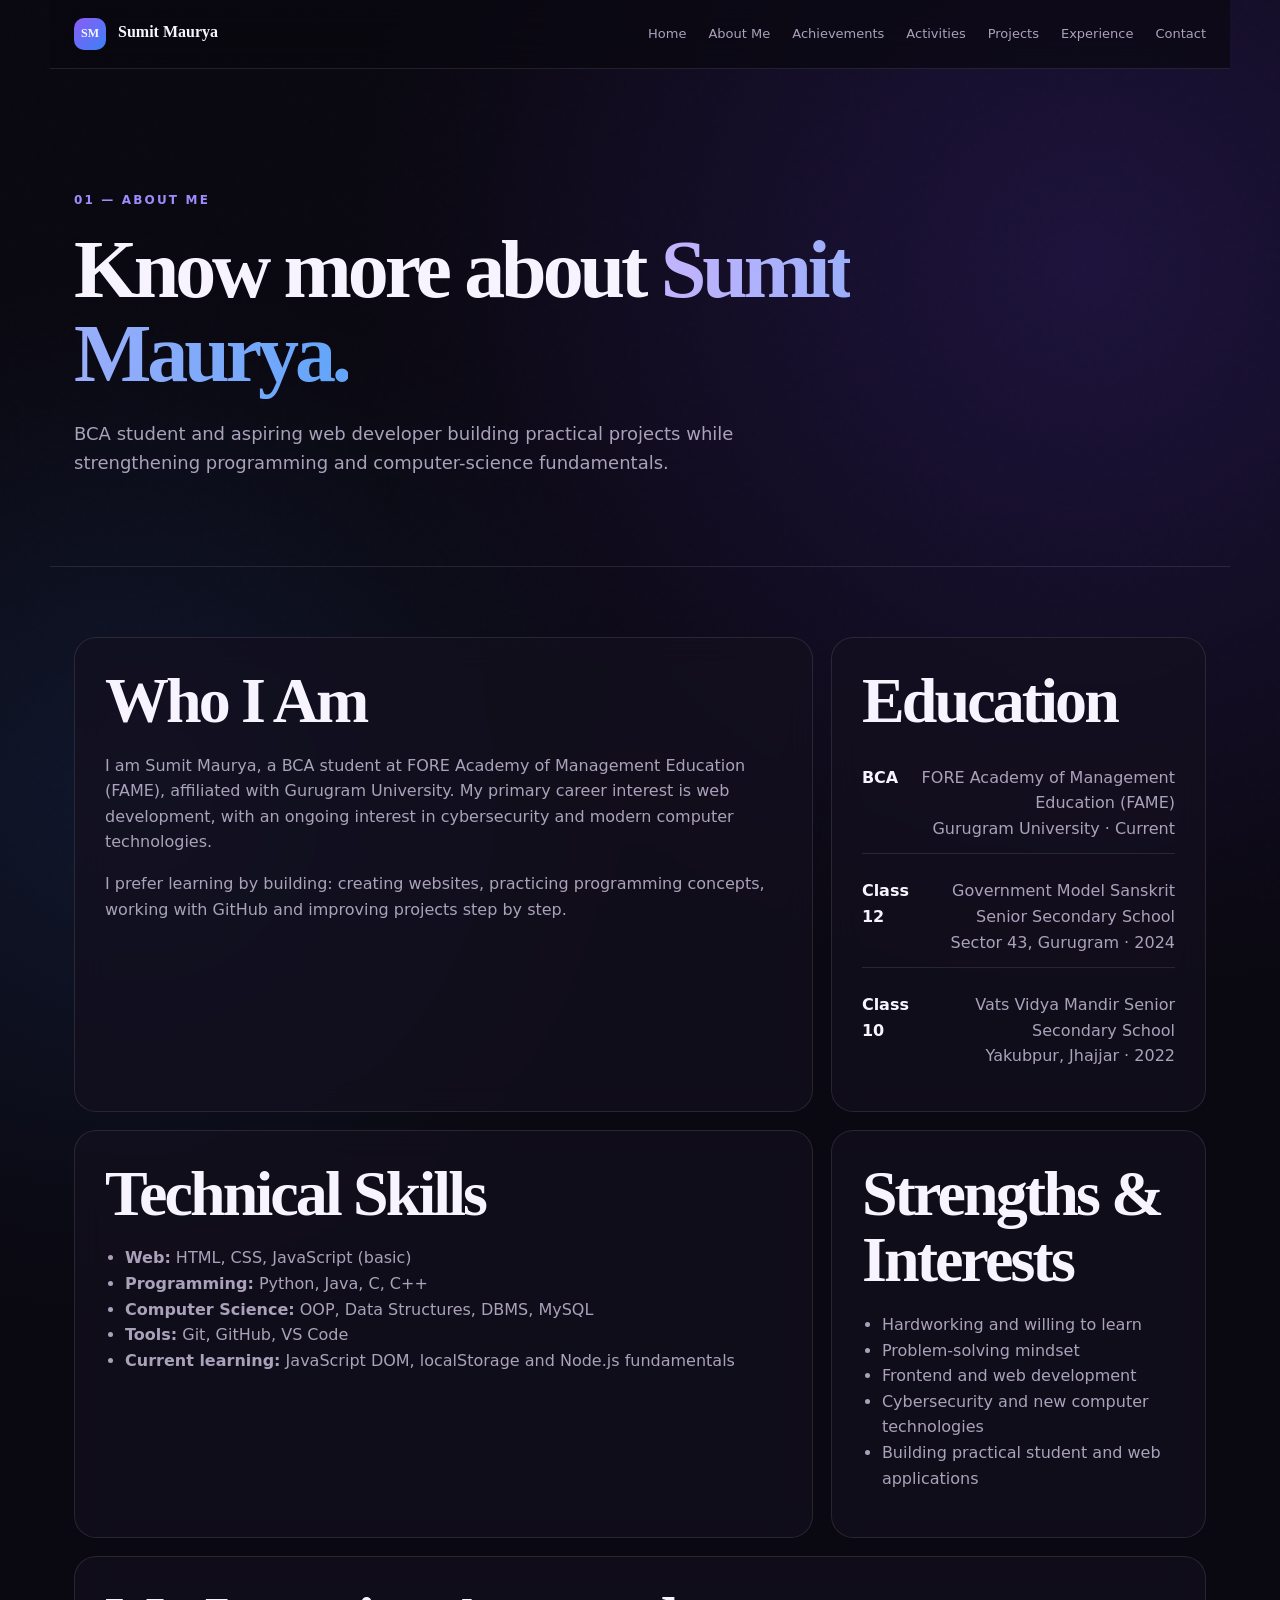
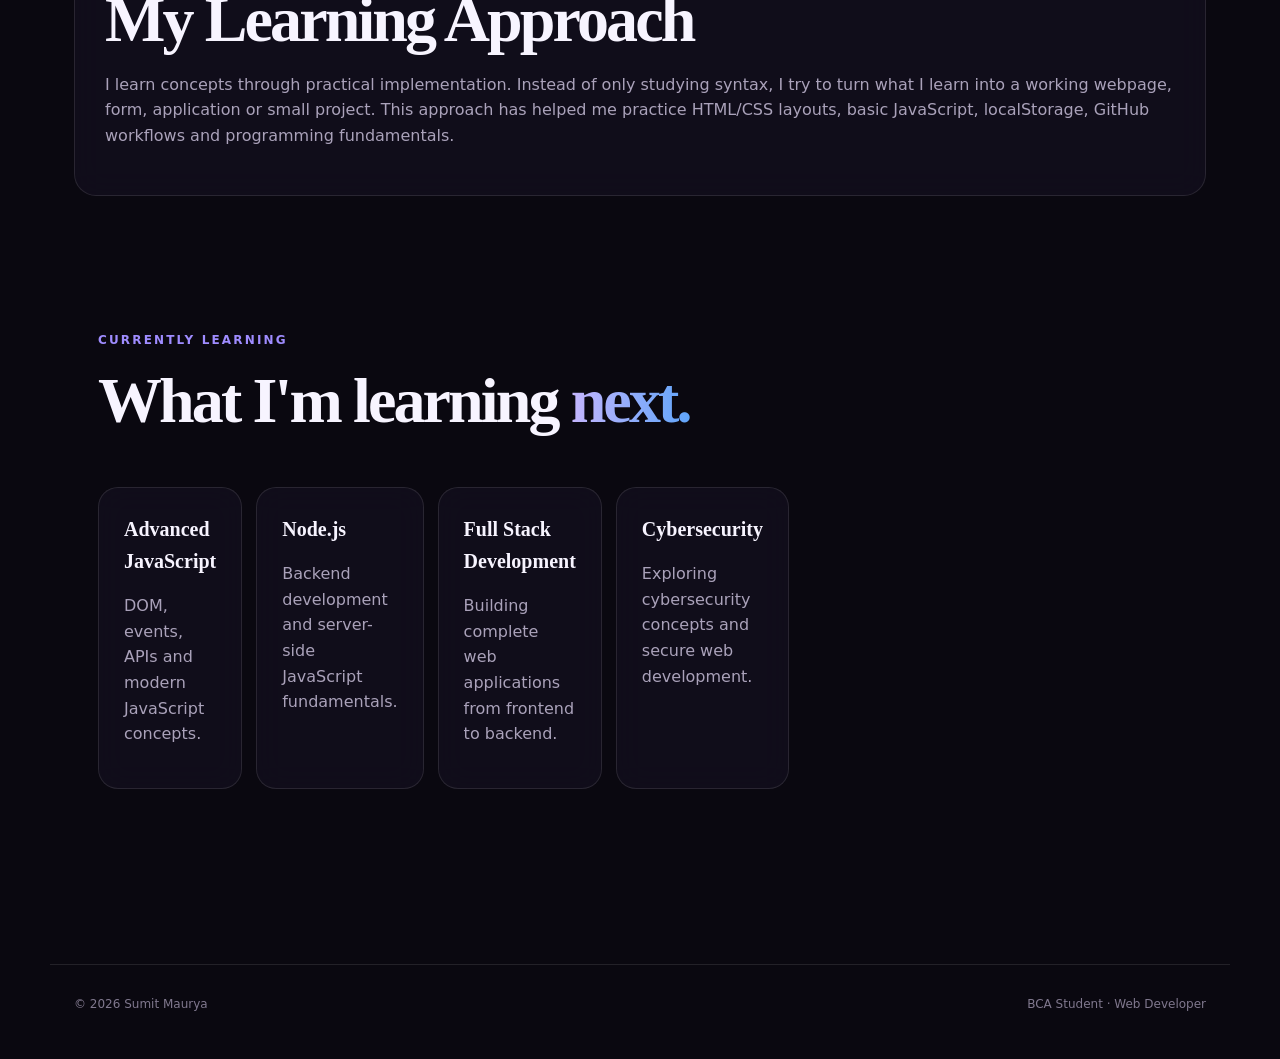
<file: about.html>
<!doctype html>
<html>

<head>
    <link rel="stylesheet" href="style.css">
    <link rel="stylesheet" href="page.css">
</head>

<body>
    <div class="noise"></div>
    <header class="nav"><a class="brand" href="index.html"><span>SM</span> Sumit Maurya</a><button class="menu"
            aria-label="Open menu">☰</button>
       <nav>
<a href="index.html">Home</a>
<a href="about.html">About Me</a>
<a href="achievements.html">Achievements</a>
<a href="activities.html">Activities</a>
<a href="projects.html">Projects</a>
<a href="experience.html">Experience</a>
<a href="contact.html">Contact</a>
</nav>
    </header>
    <main>
        <section class="page-hero">
            <p class="eyebrow">01 — About Me</p>
            <h1>Know more about <span>Sumit Maurya.</span></h1>
            <p class="lead">BCA student and aspiring web developer building practical projects while strengthening
                programming and computer-science fundamentals.</p>
        </section>
        <section class="detail-grid">
            <div class="detail-card">
                <h2>Who I Am</h2>
                <p>I am Sumit Maurya, a BCA student at FORE Academy of Management Education (FAME), affiliated with
                    Gurugram University. My primary career interest is web development, with an ongoing interest in
                    cybersecurity and modern computer technologies.</p>
                <p>I prefer learning by building: creating websites, practicing programming concepts, working with
                    GitHub and improving projects step by step.</p>
            </div>
            <div class="detail-card">
                <h2>Education</h2>
                <div class="info-list">
                    <div class="info-row"><b>BCA</b><span>FORE Academy of Management Education (FAME)<br>Gurugram
                            University · Current</span></div>
                    <div class="info-row"><b>Class 12</b><span>Government Model Sanskrit Senior Secondary
                            School<br>Sector 43, Gurugram · 2024</span></div>
                    <div class="info-row"><b>Class 10</b><span>Vats Vidya Mandir Senior Secondary School<br>Yakubpur,
                            Jhajjar · 2022</span></div>
                </div>
            </div>
            <div class="detail-card">
                <h2>Technical Skills</h2>
                <ul>
                    <li><b>Web:</b> HTML, CSS, JavaScript (basic)</li>
                    <li><b>Programming:</b> Python, Java, C, C++</li>
                    <li><b>Computer Science:</b> OOP, Data Structures, DBMS, MySQL</li>
                    <li><b>Tools:</b> Git, GitHub, VS Code</li>
                    <li><b>Current learning:</b> JavaScript DOM, localStorage and Node.js fundamentals</li>
                </ul>
            </div>
            <div class="detail-card">
                <h2>Strengths & Interests</h2>
                <ul>
                    <li>Hardworking and willing to learn</li>
                    <li>Problem-solving mindset</li>
                    <li>Frontend and web development</li>
                    <li>Cybersecurity and new computer technologies</li>
                    <li>Building practical student and web applications</li>
                </ul>
            </div>
            <div class="detail-card wide">
                <h2>My Learning Approach</h2>
                <p>I learn concepts through practical implementation. Instead of only studying syntax, I try to turn
                    what I learn into a working webpage, form, application or small project. This approach has helped me
                    practice HTML/CSS layouts, basic JavaScript, localStorage, GitHub workflows and programming
                    fundamentals.</p>
            </div>
            <section class="section">

    <div class="section-head">
        <div>
            <p class="eyebrow">Currently Learning</p>
            <h2>What I'm learning <span>next.</span></h2>
        </div>
    </div>

    <div class="skills-grid">

        <div class="skill-card reveal">
            <b>Advanced JavaScript</b>
            <p>DOM, events, APIs and modern JavaScript concepts.</p>
        </div>

        <div class="skill-card reveal">
            <b>Node.js</b>
            <p>Backend development and server-side JavaScript fundamentals.</p>
        </div>

        <div class="skill-card reveal">
            <b>Full Stack Development</b>
            <p>Building complete web applications from frontend to backend.</p>
        </div>

        <div class="skill-card reveal">
            <b>Cybersecurity</b>
            <p>Exploring cybersecurity concepts and secure web development.</p>
        </div>

    </div>

</section>
        </section>
    </main>
    <footer><span>© 2026 Sumit Maurya</span><span>BCA Student · Web Developer</span></footer>
    <script src="script.js"></script>
</body>

</html>
</file>
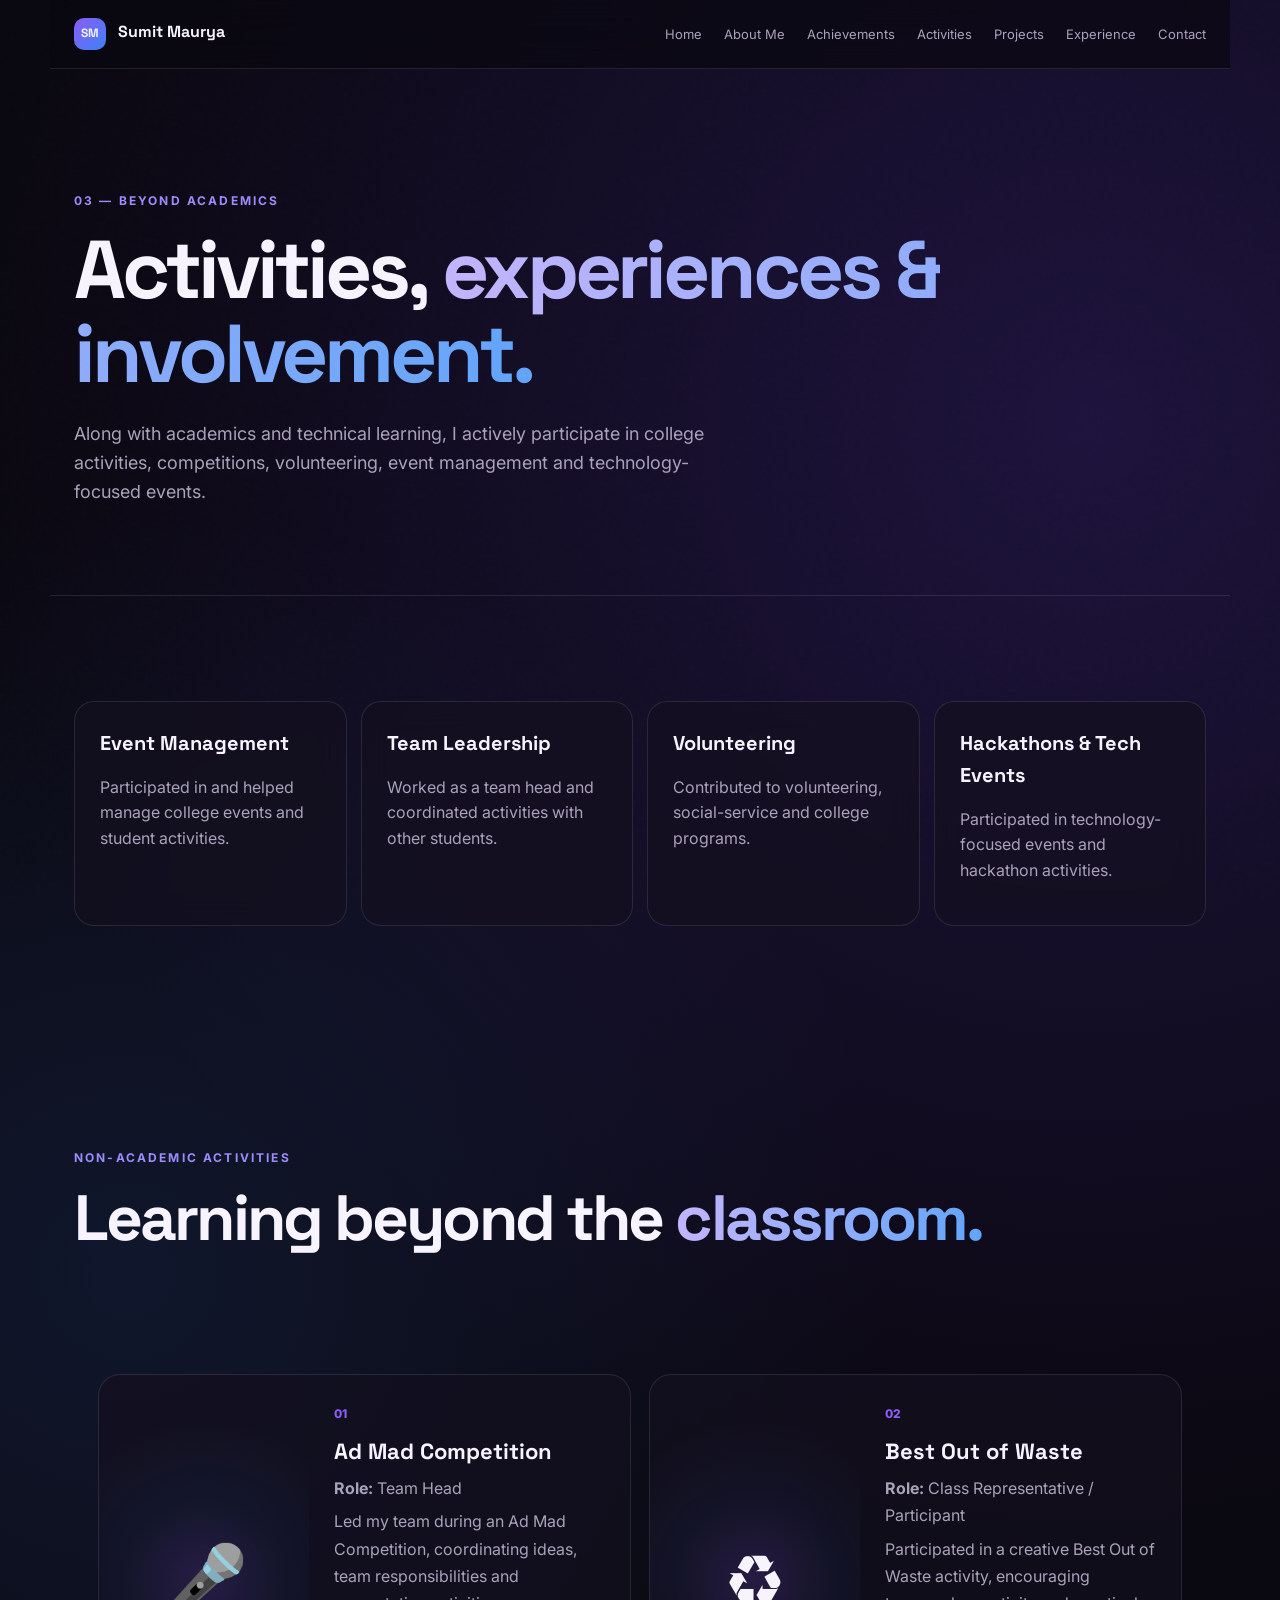
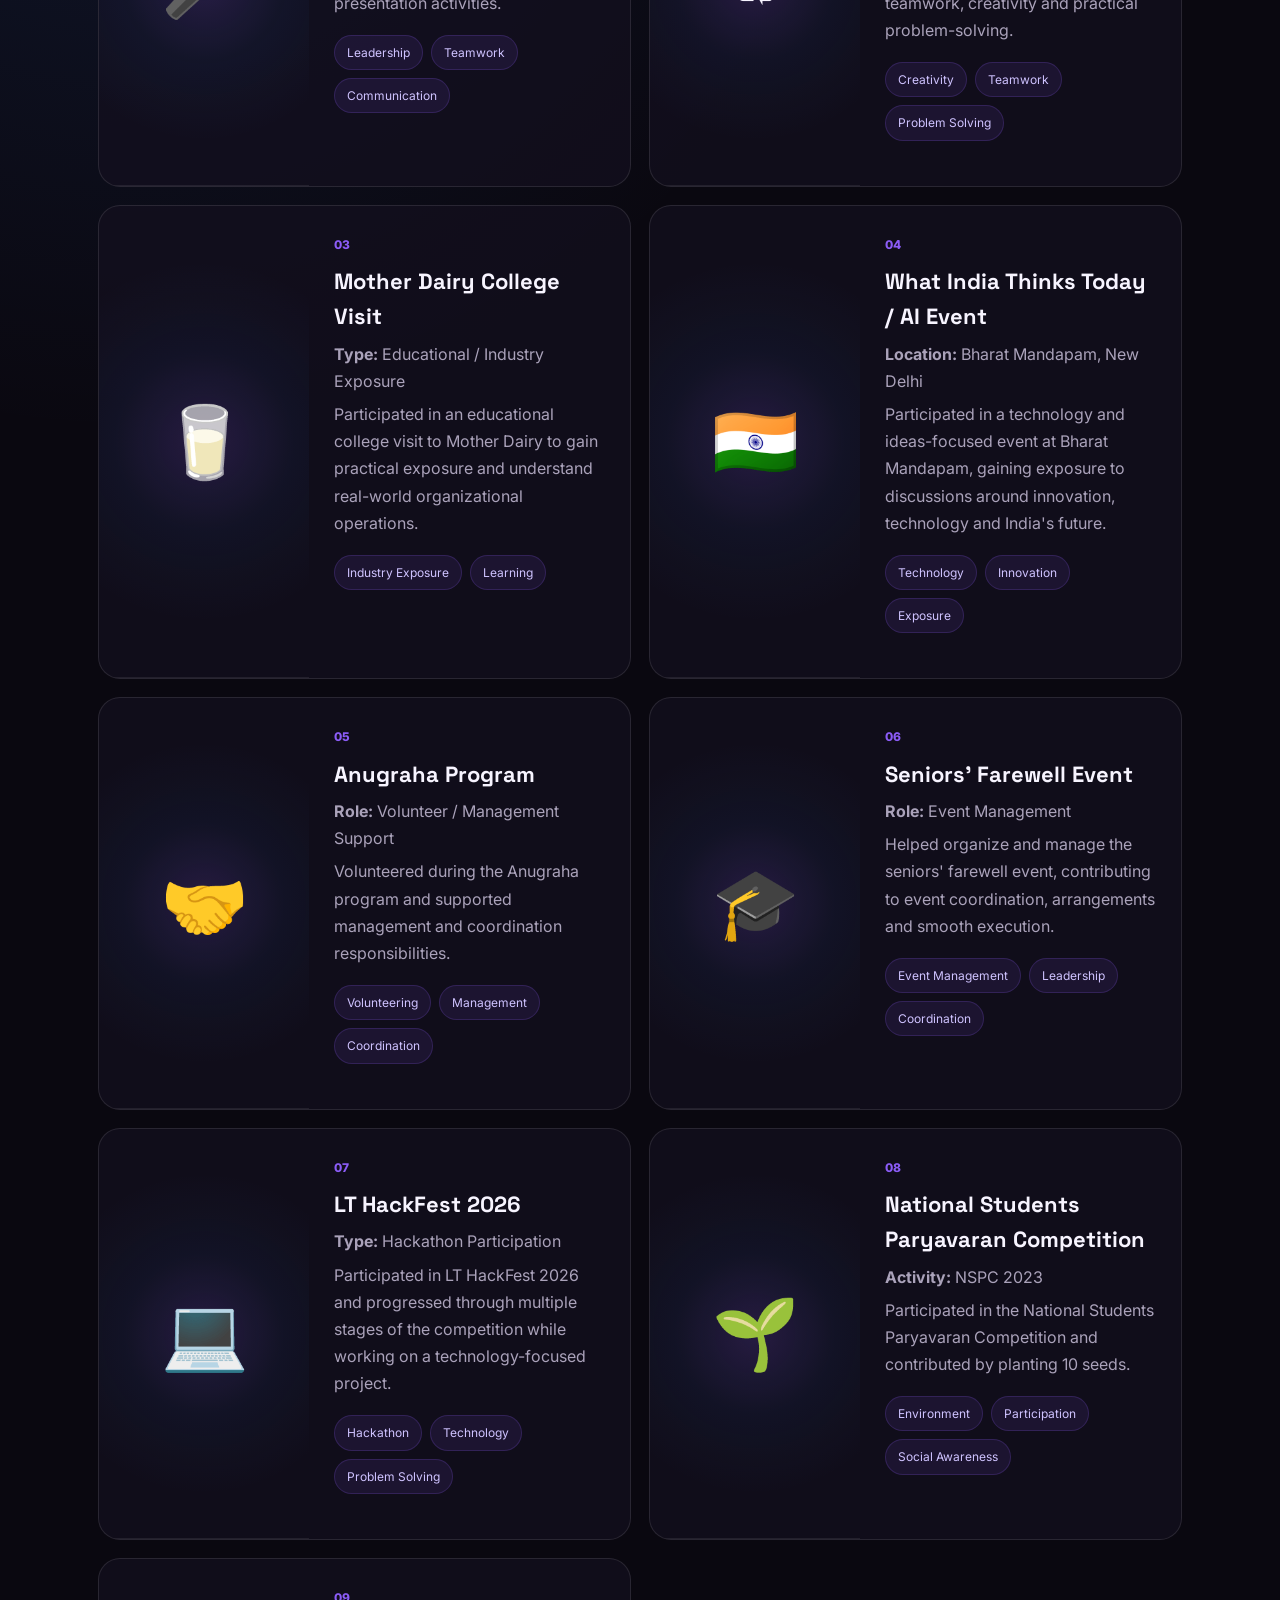
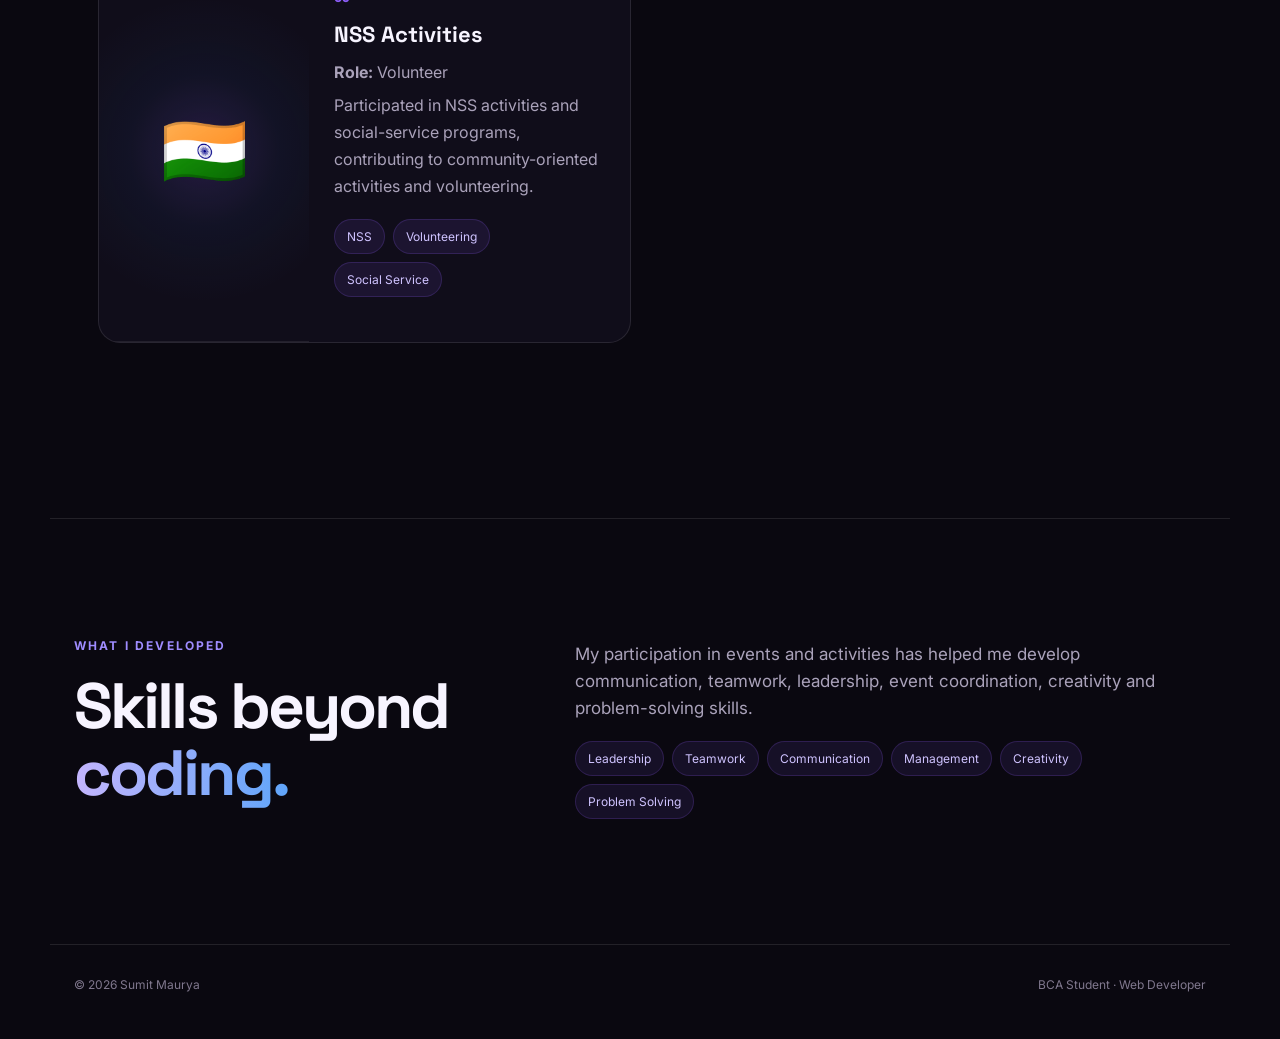
<file: activities.html>
<!DOCTYPE html>
<html lang="en">
<head>
    <meta charset="UTF-8">
    <meta name="viewport" content="width=device-width, initial-scale=1.0">

    <title>Activities | Sumit Maurya</title>

    <link rel="preconnect" href="https://fonts.googleapis.com">
    <link rel="preconnect" href="https://fonts.gstatic.com" crossorigin>

    <link href="https://fonts.googleapis.com/css2?family=Inter:wght@400;500;600;700;800&family=Space+Grotesk:wght@500;600;700&display=swap" rel="stylesheet">

    <link rel="stylesheet" href="style.css">
    <link rel="stylesheet" href="page.css">
</head>

<body>

<div class="noise"></div>

<header class="nav">

    <a class="brand" href="index.html">
        <span>SM</span> Sumit Maurya
    </a>

    <button class="menu" aria-label="Open menu">☰</button>

    <nav>
        <a href="index.html">Home</a>
        <a href="about.html">About Me</a>
        <a href="achievements.html">Achievements</a>
        <a href="activities.html">Activities</a>
        <a href="projects.html">Projects</a>
        <a href="experience.html">Experience</a>
        <a href="contact.html">Contact</a>
    </nav>

</header>


<main>

    <!-- PAGE HERO -->

    <section class="page-hero">

        <p class="eyebrow">03 — Beyond Academics</p>

        <h1>
            Activities, <span>experiences & involvement.</span>
        </h1>

        <p class="lead">
            Along with academics and technical learning, I actively participate
            in college activities, competitions, volunteering, event management
            and technology-focused events.
        </p>

    </section>


    <!-- ACTIVITY STATS -->

    <section class="section">

        <div class="skills-grid">

            <div class="skill-card reveal">
                <b>Event Management</b>
                <p>Participated in and helped manage college events and student activities.</p>
            </div>

            <div class="skill-card reveal">
                <b>Team Leadership</b>
                <p>Worked as a team head and coordinated activities with other students.</p>
            </div>

            <div class="skill-card reveal">
                <b>Volunteering</b>
                <p>Contributed to volunteering, social-service and college programs.</p>
            </div>

            <div class="skill-card reveal">
                <b>Hackathons & Tech Events</b>
                <p>Participated in technology-focused events and hackathon activities.</p>
            </div>

        </div>

    </section>


    <!-- NON ACADEMIC ACTIVITIES -->

    <section class="section">

        <div class="section-head">

            <div>
                <p class="eyebrow">Non-Academic Activities</p>

                <h2>
                    Learning beyond the <span>classroom.</span>
                </h2>
            </div>

        </div>


        <div class="achievement-grid">


            <!-- 01 -->

            <article class="achievement reveal">

                <div class="activity-icon">🎤</div>

                <div class="achievement-body">

                    <span class="project-no">01</span>

                    <h3>Ad Mad Competition</h3>

                    <p>
                        <b>Role:</b> Team Head
                    </p>

                    <p>
                        Led my team during an Ad Mad Competition,
                        coordinating ideas, team responsibilities and
                        presentation activities.
                    </p>

                    <div class="tags">
                        <span>Leadership</span>
                        <span>Teamwork</span>
                        <span>Communication</span>
                    </div>

                </div>

            </article>


            <!-- 02 -->

            <article class="achievement reveal">

                <div class="activity-icon">♻️</div>

                <div class="achievement-body">

                    <span class="project-no">02</span>

                    <h3>Best Out of Waste</h3>

                    <p>
                        <b>Role:</b> Class Representative / Participant
                    </p>

                    <p>
                        Participated in a creative Best Out of Waste activity,
                        encouraging teamwork, creativity and practical
                        problem-solving.
                    </p>

                    <div class="tags">
                        <span>Creativity</span>
                        <span>Teamwork</span>
                        <span>Problem Solving</span>
                    </div>

                </div>

            </article>


            <!-- 03 -->

            <article class="achievement reveal">

                <div class="activity-icon">🥛</div>

                <div class="achievement-body">

                    <span class="project-no">03</span>

                    <h3>Mother Dairy College Visit</h3>

                    <p>
                        <b>Type:</b> Educational / Industry Exposure
                    </p>

                    <p>
                        Participated in an educational college visit to
                        Mother Dairy to gain practical exposure and understand
                        real-world organizational operations.
                    </p>

                    <div class="tags">
                        <span>Industry Exposure</span>
                        <span>Learning</span>
                    </div>

                </div>

            </article>


            <!-- 04 -->

            <article class="achievement reveal">

                <div class="activity-icon">🇮🇳</div>

                <div class="achievement-body">

                    <span class="project-no">04</span>

                    <h3>What India Thinks Today / AI Event</h3>

                    <p>
                        <b>Location:</b> Bharat Mandapam, New Delhi
                    </p>

                    <p>
                        Participated in a technology and ideas-focused event
                        at Bharat Mandapam, gaining exposure to discussions
                        around innovation, technology and India's future.
                    </p>

                    <div class="tags">
                        <span>Technology</span>
                        <span>Innovation</span>
                        <span>Exposure</span>
                    </div>

                </div>

            </article>


            <!-- 05 -->

            <article class="achievement reveal">

                <div class="activity-icon">🤝</div>

                <div class="achievement-body">

                    <span class="project-no">05</span>

                    <h3>Anugraha Program</h3>

                    <p>
                        <b>Role:</b> Volunteer / Management Support
                    </p>

                    <p>
                        Volunteered during the Anugraha program and supported
                        management and coordination responsibilities.
                    </p>

                    <div class="tags">
                        <span>Volunteering</span>
                        <span>Management</span>
                        <span>Coordination</span>
                    </div>

                </div>

            </article>


            <!-- 06 -->

            <article class="achievement reveal">

                <div class="activity-icon">🎓</div>

                <div class="achievement-body">

                    <span class="project-no">06</span>

                    <h3>Seniors' Farewell Event</h3>

                    <p>
                        <b>Role:</b> Event Management
                    </p>

                    <p>
                        Helped organize and manage the seniors' farewell event,
                        contributing to event coordination, arrangements and
                        smooth execution.
                    </p>

                    <div class="tags">
                        <span>Event Management</span>
                        <span>Leadership</span>
                        <span>Coordination</span>
                    </div>

                </div>

            </article>


            <!-- 07 -->

            <article class="achievement reveal">

                <div class="activity-icon">💻</div>

                <div class="achievement-body">

                    <span class="project-no">07</span>

                    <h3>LT HackFest 2026</h3>

                    <p>
                        <b>Type:</b> Hackathon Participation
                    </p>

                    <p>
                        Participated in LT HackFest 2026 and progressed through
                        multiple stages of the competition while working on
                        a technology-focused project.
                    </p>

                    <div class="tags">
                        <span>Hackathon</span>
                        <span>Technology</span>
                        <span>Problem Solving</span>
                    </div>

                </div>

            </article>


            <!-- 08 -->

            <article class="achievement reveal">

                <div class="activity-icon">🌱</div>

                <div class="achievement-body">

                    <span class="project-no">08</span>

                    <h3>National Students Paryavaran Competition</h3>

                    <p>
                        <b>Activity:</b> NSPC 2023
                    </p>

                    <p>
                        Participated in the National Students Paryavaran
                        Competition and contributed by planting 10 seeds.
                    </p>

                    <div class="tags">
                        <span>Environment</span>
                        <span>Participation</span>
                        <span>Social Awareness</span>
                    </div>

                </div>

            </article>


            <!-- 09 -->

            <article class="achievement reveal">

                <div class="activity-icon">🇮🇳</div>

                <div class="achievement-body">

                    <span class="project-no">09</span>

                    <h3>NSS Activities</h3>

                    <p>
                        <b>Role:</b> Volunteer
                    </p>

                    <p>
                        Participated in NSS activities and social-service
                        programs, contributing to community-oriented
                        activities and volunteering.
                    </p>

                    <div class="tags">
                        <span>NSS</span>
                        <span>Volunteering</span>
                        <span>Social Service</span>
                    </div>

                </div>

            </article>


        </div>

    </section>


    <!-- PERSONAL DEVELOPMENT -->

    <section class="section split">

        <div>

            <p class="eyebrow">What I Developed</p>

            <h2>
                Skills beyond <span>coding.</span>
            </h2>

        </div>

        <div class="text">

            <p>
                My participation in events and activities has helped me
                develop communication, teamwork, leadership, event
                coordination, creativity and problem-solving skills.
            </p>

            <div class="tags">
                <span>Leadership</span>
                <span>Teamwork</span>
                <span>Communication</span>
                <span>Management</span>
                <span>Creativity</span>
                <span>Problem Solving</span>
            </div>

        </div>

    </section>


</main>


<footer>

    <span>© 2026 Sumit Maurya</span>

    <span>BCA Student · Web Developer</span>

</footer>


<script src="script.js"></script>

</body>
</html>
</file>
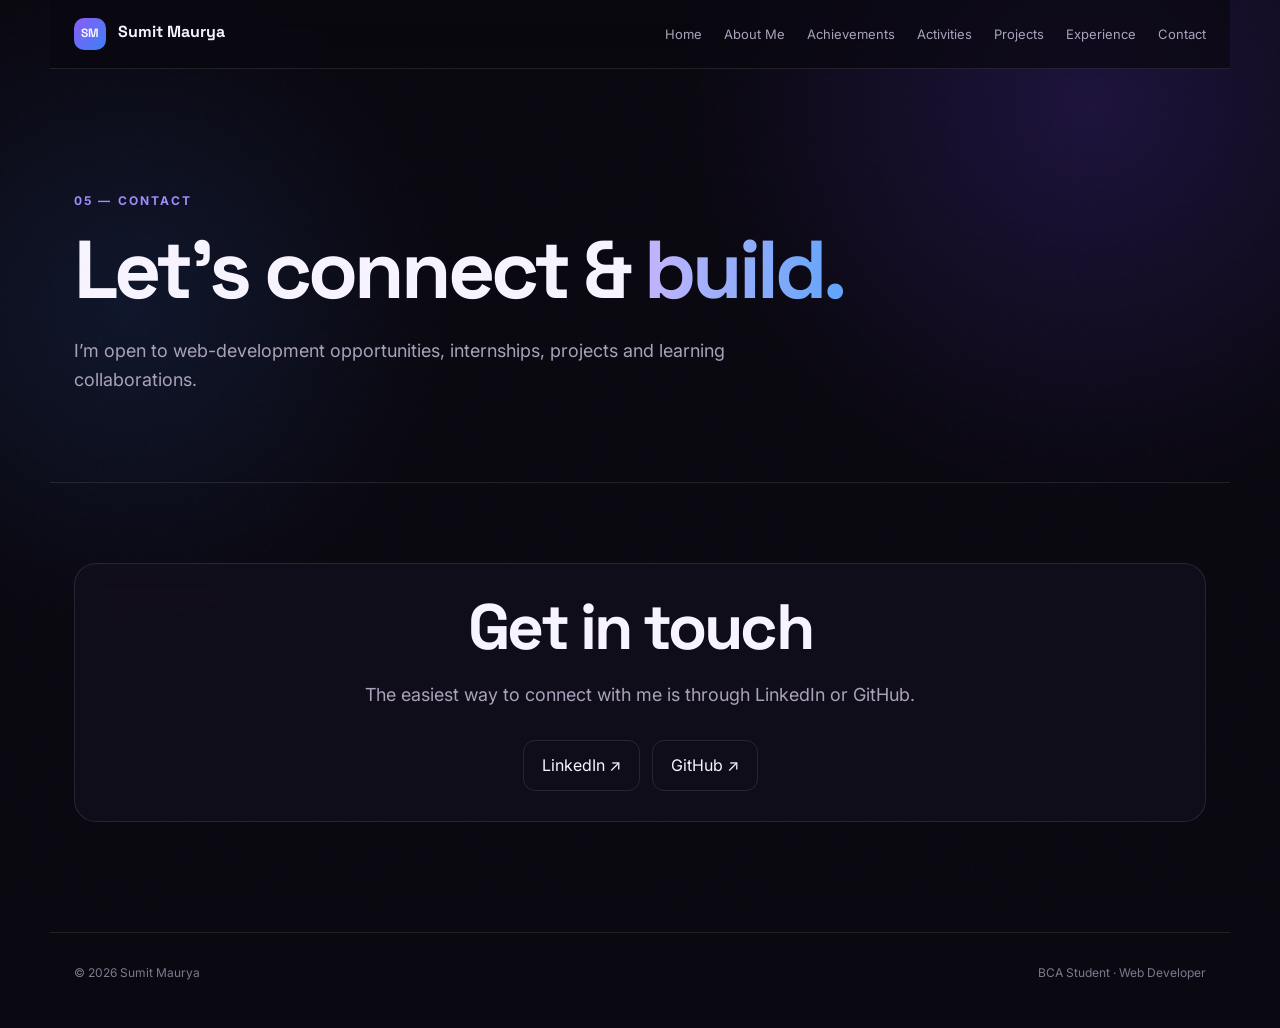
<file: contact.html>
<!doctype html>
<html lang="en">

<head>
    <meta charset="utf-8">
    <meta name="viewport" content="width=device-width,initial-scale=1">
    <title>Contact | Sumit Maurya</title>
    <link rel="preconnect" href="https://fonts.googleapis.com">
    <link rel="preconnect" href="https://fonts.gstatic.com" crossorigin>
    <link
        href="https://fonts.googleapis.com/css2?family=Inter:wght@400;500;600;700;800&family=Space+Grotesk:wght@500;600;700&display=swap"
        rel="stylesheet">
    <link rel="stylesheet" href="style.css">
    <link rel="stylesheet" href="page.css">
</head>

<body>
    <div class="noise"></div>
    <header class="nav"><a class="brand" href="index.html"><span>SM</span> Sumit Maurya</a><button class="menu"
            aria-label="Open menu">☰</button>
        <nav>
<a href="index.html">Home</a>
<a href="about.html">About Me</a>
<a href="achievements.html">Achievements</a>
<a href="activities.html">Activities</a>
<a href="projects.html">Projects</a>
<a href="experience.html">Experience</a>
<a href="contact.html">Contact</a>
</nav>
    </header>
    <main>
        <section class="page-hero">
            <p class="eyebrow">05 — Contact</p>
            <h1>Let’s connect & <span>build.</span></h1>
            <p class="lead">I’m open to web-development opportunities, internships, projects and learning
                collaborations.</p>
        </section>
        <section class="contact-page">
            <div class="detail-card">
                <h2>Get in touch</h2>
                <p class="lead">The easiest way to connect with me is through LinkedIn or GitHub.</p>
                <div class="contact-links"><a href="https://www.linkedin.com/in/sumit-maurya-388382379"
                        target="_blank">LinkedIn ↗</a><a href="https://github.com/sumitmaurya2482006-blip"
                        target="_blank">GitHub ↗</a></div>
            </div>
        </section>
    </main>
    <footer><span>© 2026 Sumit Maurya</span><span>BCA Student · Web Developer</span></footer>
    <script src="script.js"></script>
</body>

</html>
</file>
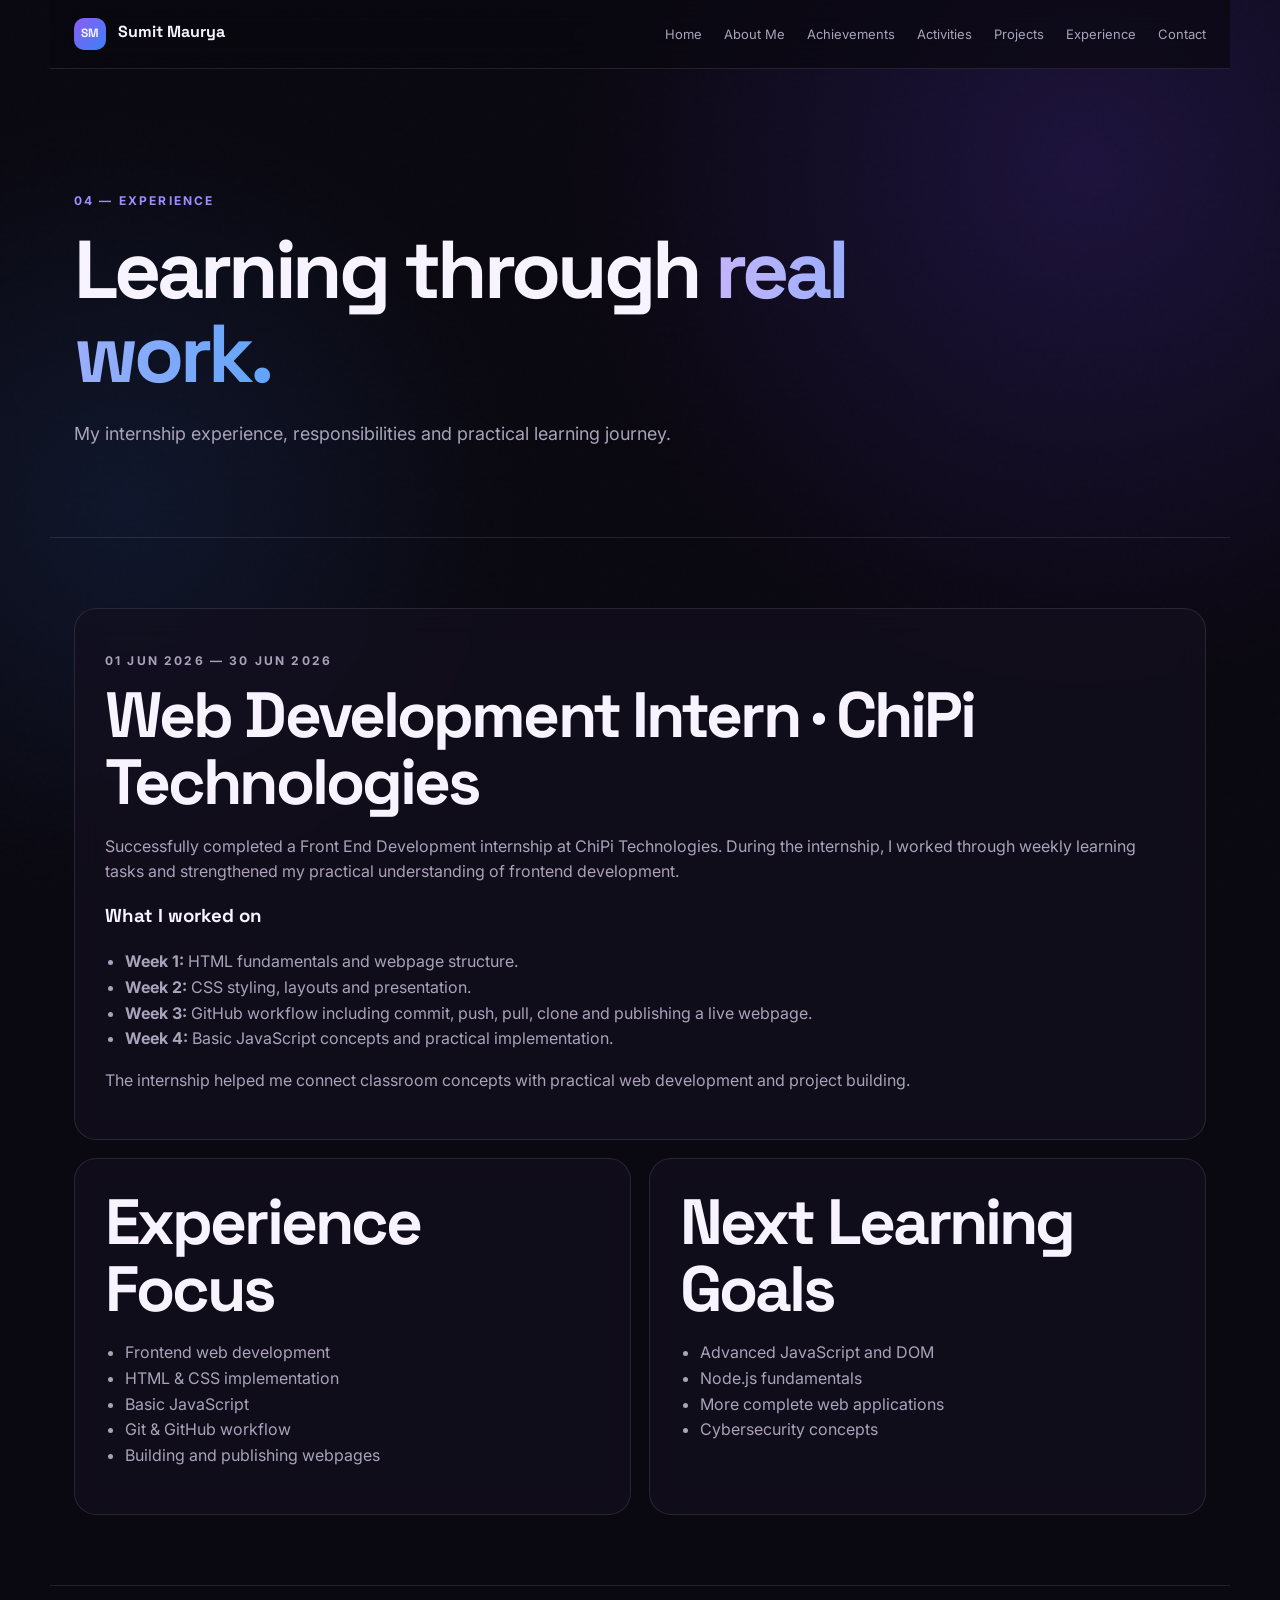
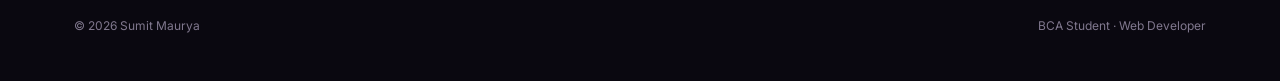
<file: experience.html>
<!doctype html>
<html lang="en">

<head>
    <meta charset="utf-8">
    <meta name="viewport" content="width=device-width,initial-scale=1">
    <title>Experience | Sumit Maurya</title>
    <link rel="preconnect" href="https://fonts.googleapis.com">
    <link rel="preconnect" href="https://fonts.gstatic.com" crossorigin>
    <link
        href="https://fonts.googleapis.com/css2?family=Inter:wght@400;500;600;700;800&family=Space+Grotesk:wght@500;600;700&display=swap"
        rel="stylesheet">
    <link rel="stylesheet" href="style.css">
    <link rel="stylesheet" href="page.css">
</head>

<body>
    <div class="noise"></div>
    <header class="nav"><a class="brand" href="index.html"><span>SM</span> Sumit Maurya</a><button class="menu"
            aria-label="Open menu">☰</button>
        <nav>
<a href="index.html">Home</a>
<a href="about.html">About Me</a>
<a href="achievements.html">Achievements</a>
<a href="activities.html">Activities</a>
<a href="projects.html">Projects</a>
<a href="experience.html">Experience</a>
<a href="contact.html">Contact</a>
</nav>
    </header>
    <main>
        <section class="page-hero">
            <p class="eyebrow">04 — Experience</p>
            <h1>Learning through <span>real work.</span></h1>
            <p class="lead">My internship experience, responsibilities and practical learning journey.</p>
        </section>
        <section class="detail-grid">
            <div class="detail-card wide">
                <p class="eyebrow">01 Jun 2026 — 30 Jun 2026</p>
                <h2>Web Development Intern · ChiPi Technologies</h2>
                <p>Successfully completed a Front End Development internship at ChiPi Technologies. During the
                    internship, I worked through weekly learning tasks and strengthened my practical understanding of
                    frontend development.</p>
                <h3>What I worked on</h3>
                <ul>
                    <li><b>Week 1:</b> HTML fundamentals and webpage structure.</li>
                    <li><b>Week 2:</b> CSS styling, layouts and presentation.</li>
                    <li><b>Week 3:</b> GitHub workflow including commit, push, pull, clone and publishing a live
                        webpage.</li>
                    <li><b>Week 4:</b> Basic JavaScript concepts and practical implementation.</li>
                </ul>
                <p>The internship helped me connect classroom concepts with practical web development and project
                    building.</p>
            </div>
            <div class="detail-card">
                <h2>Experience Focus</h2>
                <ul>
                    <li>Frontend web development</li>
                    <li>HTML & CSS implementation</li>
                    <li>Basic JavaScript</li>
                    <li>Git & GitHub workflow</li>
                    <li>Building and publishing webpages</li>
                </ul>
            </div>
            <div class="detail-card">
                <h2>Next Learning Goals</h2>
                <ul>
                    <li>Advanced JavaScript and DOM</li>
                    <li>Node.js fundamentals</li>
                    <li>More complete web applications</li>
                    <li>Cybersecurity concepts</li>
                </ul>
            </div>
        </section>
    </main>
    <footer><span>© 2026 Sumit Maurya</span><span>BCA Student · Web Developer</span></footer>
    <script src="script.js"></script>
</body>

</html>
</file>
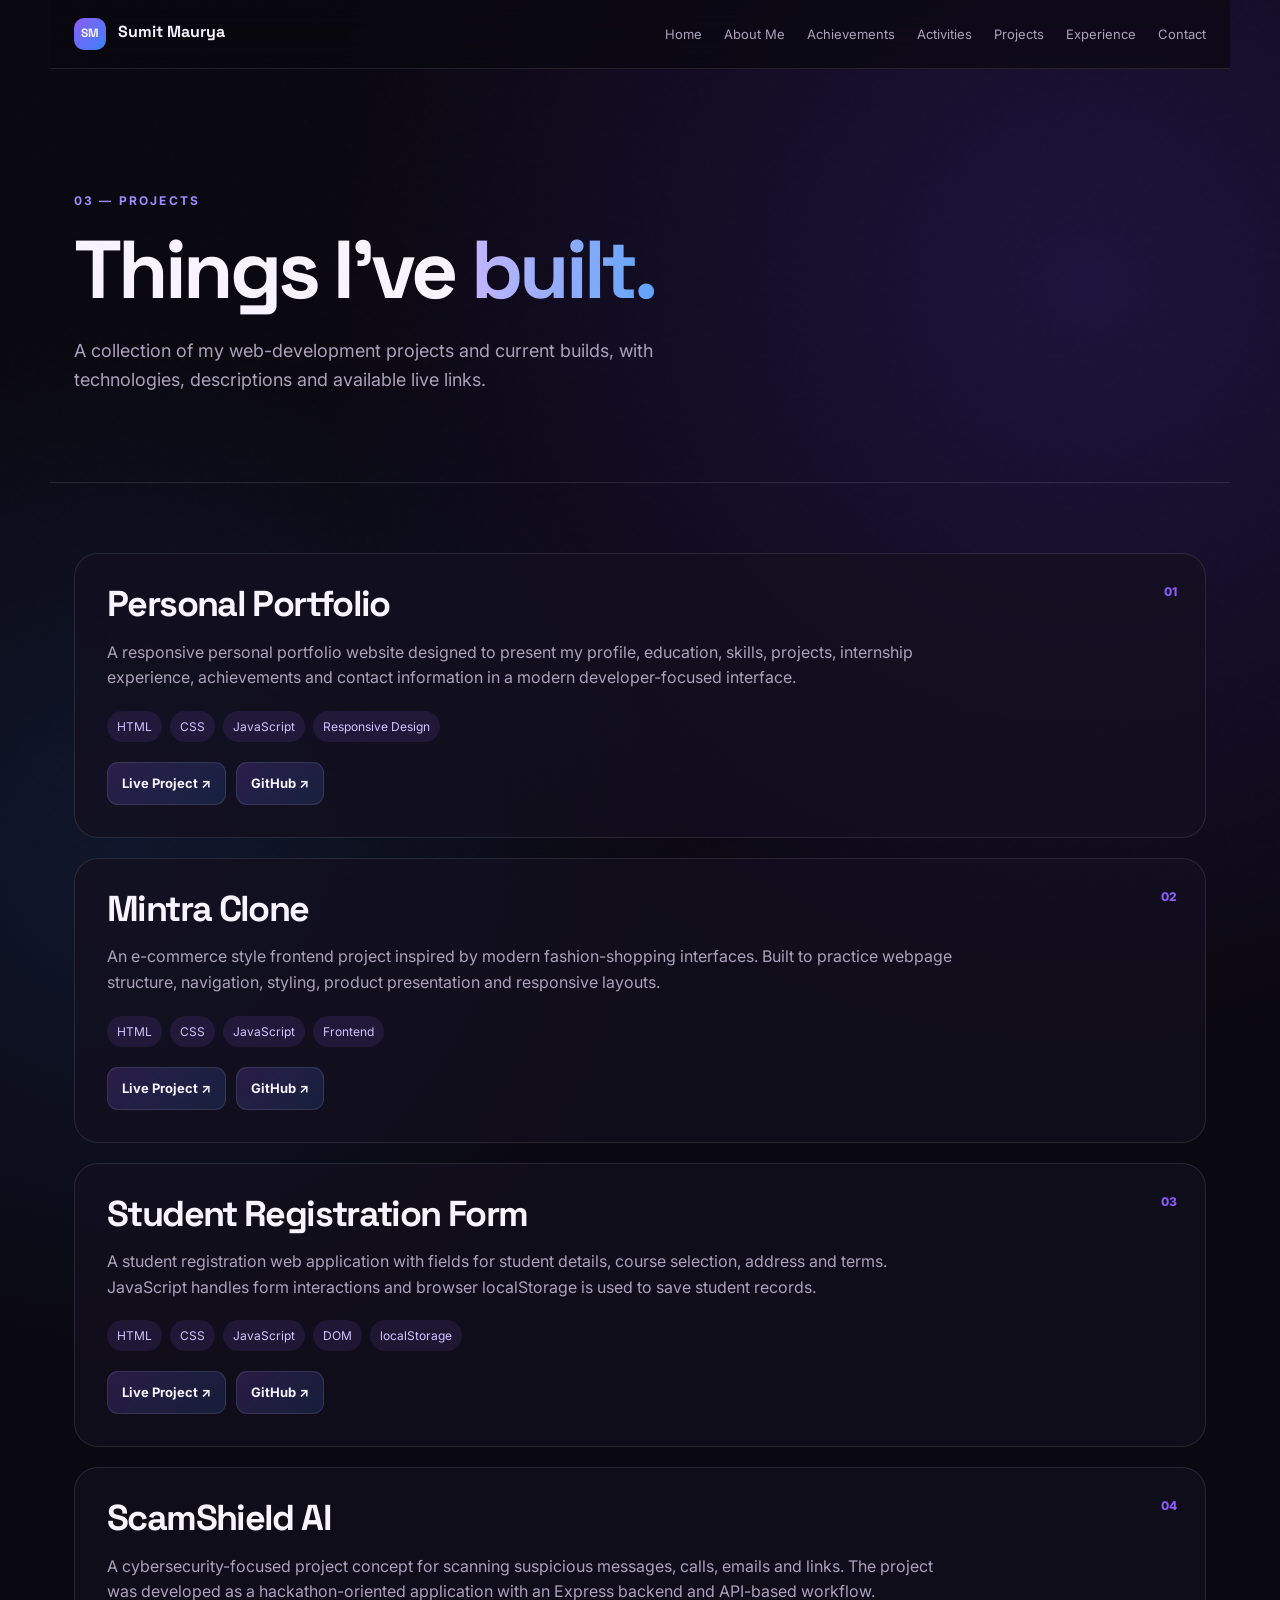
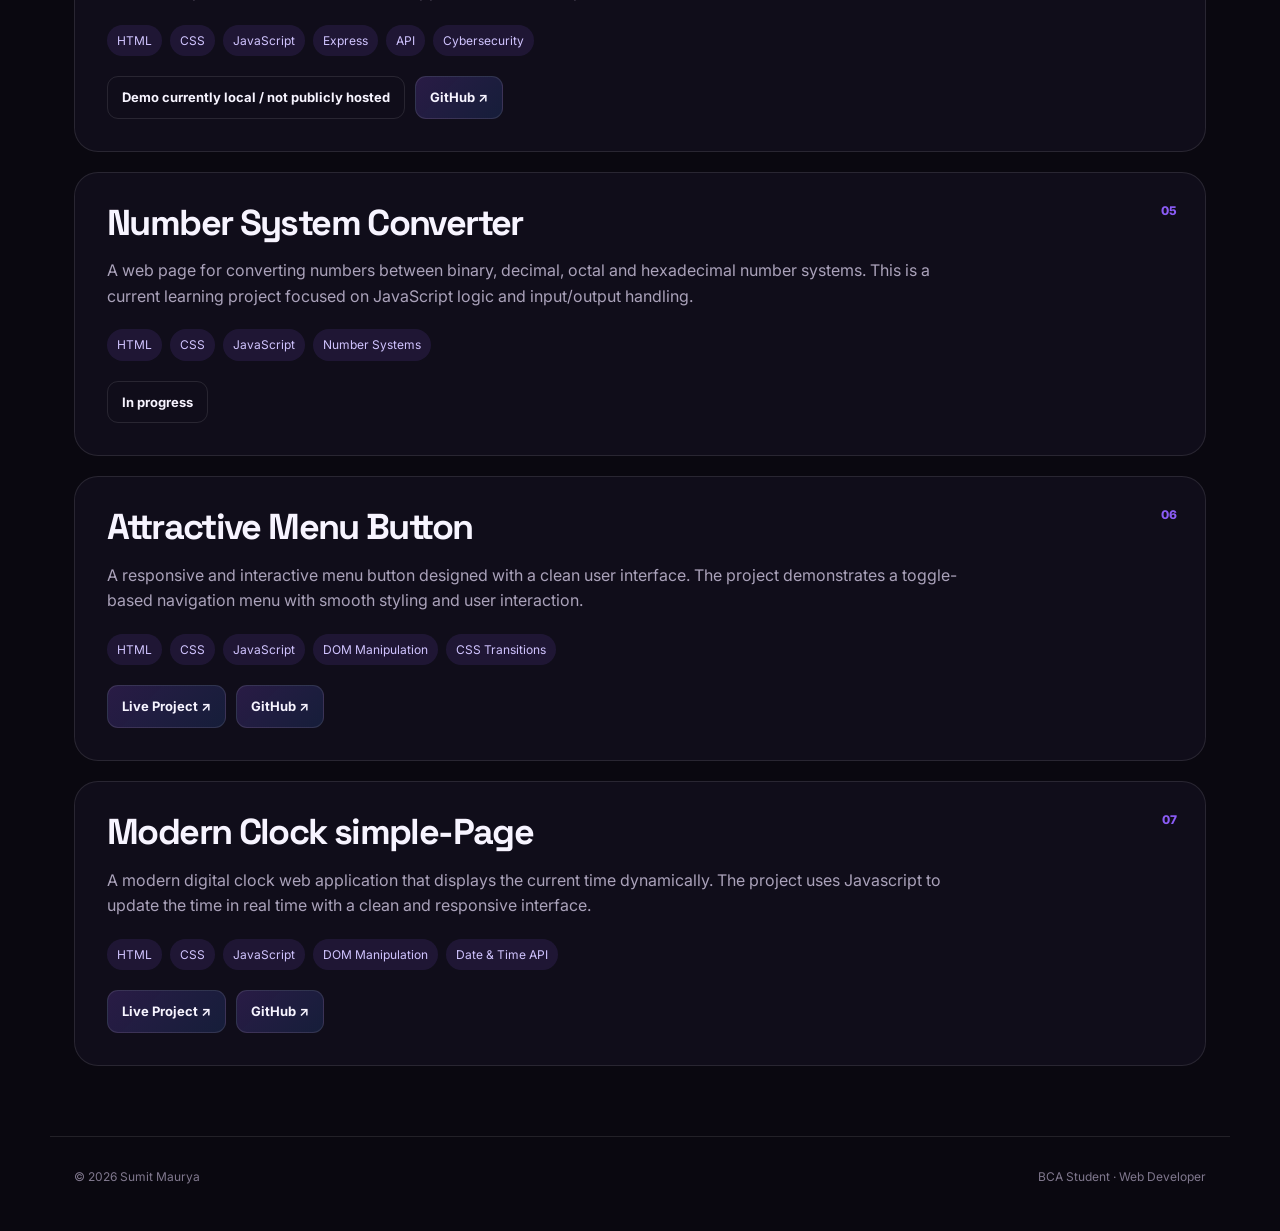
<file: projects.html>
<!doctype html>
<html lang="en">

<head>
    <meta charset="utf-8">
    <meta name="viewport" content="width=device-width,initial-scale=1">
    <title>Projects | Sumit Maurya</title>
    <link rel="preconnect" href="https://fonts.googleapis.com">
    <link rel="preconnect" href="https://fonts.gstatic.com" crossorigin>
    <link
        href="https://fonts.googleapis.com/css2?family=Inter:wght@400;500;600;700;800&family=Space+Grotesk:wght@500;600;700&display=swap"
        rel="stylesheet">
    <link rel="stylesheet" href="style.css">
    <link rel="stylesheet" href="page.css">
</head>

<body>
    <div class="noise"></div>
    <header class="nav"><a class="brand" href="index.html"><span>SM</span> Sumit Maurya</a><button class="menu"
            aria-label="Open menu">☰</button>
        <nav>
<a href="index.html">Home</a>
<a href="about.html">About Me</a>
<a href="achievements.html">Achievements</a>
<a href="activities.html">Activities</a>
<a href="projects.html">Projects</a>
<a href="experience.html">Experience</a>
<a href="contact.html">Contact</a>
</nav>
    </header>
    <main>
        <section class="page-hero">
            <p class="eyebrow">03 — Projects</p>
            <h1>Things I’ve <span>built.</span></h1>
            <p class="lead">A collection of my web-development projects and current builds, with technologies,
                descriptions and available live links.</p>
        </section>
        <section class="project-list">
            <article class="project-full"><span class="project-no">01</span>
                <h2>Personal Portfolio</h2>
                <p>A responsive personal portfolio website designed to present my profile, education, skills, projects,
                    internship experience, achievements and contact information in a modern developer-focused interface.
                </p>
                <div class="project-meta"><span>HTML</span><span>CSS</span><span>JavaScript</span><span>Responsive
                        Design</span></div>
                <div class="project-actions"><a
                        href="https://sumitmaurya2482006-blip.github.io/personalportfolio-1stproject/"
                        target="_blank">Live Project ↗</a><a href="https://github.com/sumitmaurya2482006-blip"
                        target="_blank">GitHub ↗</a></div>
            </article>
            <article class="project-full"><span class="project-no">02</span>
                <h2>Mintra Clone</h2>
                <p>An e-commerce style frontend project inspired by modern fashion-shopping interfaces. Built to
                    practice webpage structure, navigation, styling, product presentation and responsive layouts.</p>
                <div class="project-meta"><span>HTML</span><span>CSS</span><span>JavaScript</span><span>Frontend</span>
                </div>
                <div class="project-actions"><a href="https://sumitmaurya2482006-blip.github.io/mintra-clone/"
                        target="_blank">Live Project ↗</a><a href="https://github.com/sumitmaurya2482006-blip"
                        target="_blank">GitHub ↗</a></div>
            </article>
            <article class="project-full"><span class="project-no">03</span>
                <h2>Student Registration Form</h2>
                <p>A student registration web application with fields for student details, course selection, address and
                    terms. JavaScript handles form interactions and browser localStorage is used to save student
                    records.</p>
                <div class="project-meta">
                    <span>HTML</span><span>CSS</span><span>JavaScript</span><span>DOM</span><span>localStorage</span>
                </div>
                <div class="project-actions"><a
                        href="https://sumitmaurya2482006-blip.github.io/registration-form-3rdproject/"
                        target="_blank">Live Project ↗</a><a href="https://github.com/sumitmaurya2482006-blip"
                        target="_blank">GitHub ↗</a></div>
            </article>
            <article class="project-full"><span class="project-no">04</span>
                <h2>ScamShield AI</h2>
                <p>A cybersecurity-focused project concept for scanning suspicious messages, calls, emails and links.
                    The project was developed as a hackathon-oriented application with an Express backend and API-based
                    workflow.</p>
                <div class="project-meta">
                    <span>HTML</span><span>CSS</span><span>JavaScript</span><span>Express</span><span>API</span><span>Cybersecurity</span>
                </div>
                <div class="project-actions"><span>Demo currently local / not publicly hosted</span><a
                        href="https://github.com/sumitmaurya2482006-blip" target="_blank">GitHub ↗</a></div>
            </article>
            <article class="project-full"><span class="project-no">05</span>
                <h2>Number System Converter</h2>
                <p>A web page for converting numbers between binary, decimal, octal and hexadecimal number systems. This
                    is a current learning project focused on JavaScript logic and input/output handling.</p>
                <div class="project-meta"><span>HTML</span><span>CSS</span><span>JavaScript</span><span>Number
                        Systems</span></div>
                <div class="project-actions"><span>In progress</span></div>
            </article>
            <article class="project-full"><span class="project-no">06</span>
                <h2>Attractive Menu Button</h2>
                <p>A responsive and interactive menu button designed with a clean user interface. The project demonstrates a 
                    toggle-based navigation menu with smooth styling and user interaction.</p>
                <div class="project-meta"><span>HTML</span><span>CSS</span><span>JavaScript</span><span>DOM Manipulation</span><span>CSS Transitions</span></div>
                <div class="project-actions"><a
                        href="https://sumitmaurya2482006-blip.github.io/Attractive-Menu-Button/"
                        target="_blank">Live Project ↗</a><a href="https://github.com/sumitmaurya2482006-blip"
                        target="_blank">GitHub ↗</a></div>
            </article>
            <article class="project-full"><span class="project-no">07</span>
                <h2>Modern Clock simple-Page</h2>
                <p>A modern digital clock web application that displays the current time dynamically. The 
                    project uses Javascript to update the time in real time with a clean and responsive interface.
                </p>
                <div class="project-meta">
                    <span>HTML</span><span>CSS</span><span>JavaScript</span><span>DOM Manipulation</span><span>Date & Time API</span>
                </div>
                <div class="project-actions"><a
                        href="https://sumitmaurya2482006-blip.github.io/modern-clock/"
                        target="_blank">Live Project ↗</a><a href="https://github.com/sumitmaurya2482006-blip"
                        target="_blank">GitHub ↗</a></div>
            </article>
        </section>
    </main>
    <footer><span>© 2026 Sumit Maurya</span><span>BCA Student · Web Developer</span></footer>
    <script src="script.js"></script>
</body>

</html>
</file>
<file: style.css>
:root {
    --bg: #0a0810;
    --panel: rgba(20, 16, 31, .72);
    --text: #f7f4ff;
    --muted: #aaa2ba;
    --line: rgba(255, 255, 255, .1);
    --a: #8b5cf6;
    --b: #3b82f6;
    --max: 1180px
}

* {
    box-sizing: border-box
}

html {
    scroll-behavior: smooth
}

body {
    margin: 0;
    background: radial-gradient(circle at 85% 10%, rgba(99, 60, 220, .22), transparent 28%), radial-gradient(circle at 10% 30%, rgba(59, 130, 246, .12), transparent 24%), var(--bg);
    color: var(--text);
    font-family: Inter, system-ui, sans-serif;
    line-height: 1.6
}

.noise {
    position: fixed;
    inset: 0;
    pointer-events: none;
    opacity: .035;
    background-image: url("data:image/svg+xml,%3Csvg viewBox='0 0 180 180' xmlns='http://www.w3.org/2000/svg'%3E%3Cfilter id='n'%3E%3CfeTurbulence type='fractalNoise' baseFrequency='.9' numOctaves='4' stitchTiles='stitch'/%3E%3C/filter%3E%3Crect width='100%25' height='100%25' filter='url(%23n)' opacity='.35'/%3E%3C/svg%3E")
}

a {
    color: inherit;
    text-decoration: none
}

.nav {
    position: sticky;
    top: 0;
    z-index: 20;
    display: flex;
    align-items: center;
    justify-content: space-between;
    max-width: var(--max);
    margin: auto;
    padding: 18px 24px;
    background: rgba(10, 8, 16, .68);
    backdrop-filter: blur(18px);
    border-bottom: 1px solid var(--line)
}

.brand {
    font-family: 'Space Grotesk';
    font-weight: 700
}

.brand span {
    display: inline-grid;
    place-items: center;
    width: 32px;
    height: 32px;
    margin-right: 8px;
    border-radius: 10px;
    background: linear-gradient(135deg, var(--a), var(--b));
    font-size: 12px
}

.nav nav {
    display: flex;
    gap: 22px;
    font-size: 13px;
    color: var(--muted)
}

.nav nav a:hover,
.mini-links a:hover {
    color: white
}

.menu {
    display: none;
    background: none;
    border: 0;
    color: white;
    font-size: 24px
}

.section {
    max-width: var(--max);
    margin: auto;
    padding: 105px 24px
}

.hero {
    min-height: calc(100vh - 70px);
    display: grid;
    grid-template-columns: 1.2fr .8fr;
    align-items: center;
    gap: 70px
}

.eyebrow {
    color: #9f8cff;
    text-transform: uppercase;
    letter-spacing: .18em;
    font-size: 12px;
    font-weight: 700
}

.hero h1,
h2 {
    font-family: 'Space Grotesk';
    line-height: 1.04;
    letter-spacing: -.045em;
    margin: 18px 0
}

.hero h1 {
    font-size: clamp(48px, 7vw, 86px);
    max-width: 850px
}

.hero h1 span,
h2 span {
    background: linear-gradient(90deg, #c4b5fd, #60a5fa);
    -webkit-background-clip: text;
    background-clip: text;
    color: transparent
}

.lead {
    font-size: 18px;
    color: var(--muted);
    max-width: 680px
}

.actions {
    display: flex;
    gap: 12px;
    margin: 28px 0
}

.btn {
    padding: 13px 19px;
    border-radius: 13px;
    border: 1px solid var(--line);
    font-weight: 700
}

.primary {
    background: linear-gradient(135deg, var(--a), var(--b));
    box-shadow: 0 12px 40px rgba(91, 70, 220, .25)
}

.ghost {
    background: rgba(255, 255, 255, .04)
}

.mini-links {
    display: flex;
    gap: 22px;
    color: #c9c2d7;
    font-size: 14px
}

.hero-photo {
    position: relative;
    display: flex;
    justify-content: center
}

.hero-photo img {
    width: min(390px, 80vw);
    aspect-ratio: 3/4;
    object-fit: cover;
    border-radius: 28px;
    border: 1px solid rgba(255, 255, 255, .15);
    box-shadow: 0 35px 90px rgba(0, 0, 0, .5);
    position: relative;
    z-index: 2
}

.orbit {
    position: absolute;
    width: 390px;
    height: 390px;
    border-radius: 50%;
    background: linear-gradient(135deg, rgba(139, 92, 246, .5), rgba(59, 130, 246, .15));
    filter: blur(55px)
}

.split {
    display: grid;
    grid-template-columns: .8fr 1.2fr;
    gap: 80px;
    border-top: 1px solid var(--line)
}

h2 {
    font-size: clamp(38px, 5vw, 64px)
}

.text {
    color: var(--muted);
    font-size: 17px
}

.section-head {
    display: flex;
    justify-content: space-between;
    align-items: end;
    margin-bottom: 35px
}

.skills-grid {
    display: grid;
    grid-template-columns: repeat(4, 1fr);
    gap: 14px
}

.skill-card,
.project,
.cert {
    border: 1px solid var(--line);
    background: var(--panel);
    backdrop-filter: blur(15px);
    border-radius: 20px
}

.skill-card {
    padding: 25px;
    min-height: 145px
}

.skill-card b {
    font-family: 'Space Grotesk';
    font-size: 20px
}

.skill-card p,
.project p,
.cert p,
.muted {
    color: var(--muted)
}

.projects-grid {
    display: grid;
    grid-template-columns: repeat(2, 1fr);
    gap: 16px
}

.project {
    padding: 28px;
    min-height: 270px;
    transition: .3s
}

.project:hover,
.cert:hover {
    transform: translateY(-5px);
    border-color: rgba(139, 92, 246, .5)
}

.project-no {
    color: #8b5cf6;
    font-size: 12px;
    font-weight: 800
}

.project h3,
.cert h3 {
    font-family: 'Space Grotesk';
    font-size: 24px;
    margin: 16px 0 8px
}

.tags {
    display: flex;
    gap: 7px;
    flex-wrap: wrap;
    margin: 20px 0
}

.tags span {
    font-size: 11px;
    padding: 5px 8px;
    border-radius: 99px;
    background: rgba(139, 92, 246, .12);
    color: #cfc3ff
}

.project a,
.project .status,
.cert button {
    font-size: 13px;
    font-weight: 700;
    color: #b9a9ff
}

.status {
    display: inline-block
}

.timeline {
    border-left: 1px solid #554b68;
    padding-left: 28px
}

.timeline-item span {
    font-size: 12px;
    color: #9f8cff
}

.timeline-item h3 {
    font-family: 'Space Grotesk';
    font-size: 25px
}

.timeline-item p {
    color: var(--muted)
}

.cert-grid {
    display: grid;
    grid-template-columns: repeat(2, 1fr);
    gap: 16px
}

.cert {
    overflow: hidden;
    display: grid;
    grid-template-columns: 190px 1fr
}

.cert img {
    width: 100%;
    height: 100%;
    min-height: 150px;
    object-fit: cover;
    background: white
}

.cert>div:not(.private-icon) {
    padding: 20px
}

.cert h3 {
    font-size: 18px;
    margin: 0 0 4px
}

.cert p {
    font-size: 13px;
    margin: 0 0 12px
}

.cert button {
    border: 0;
    background: none;
    padding: 0;
    cursor: pointer
}

.private-cert {
    padding: 20px;
    display: flex;
    gap: 18px;
    align-items: center
}

.private-icon {
    font-size: 34px
}

.private-cert small {
    color: var(--muted)
}

.contact {
    text-align: center;
    border-top: 1px solid var(--line)
}

.contact .lead {
    margin: 0 auto 25px
}

.contact-links {
    display: flex;
    justify-content: center;
    gap: 12px
}

.contact-links a {
    padding: 12px 18px;
    border: 1px solid var(--line);
    border-radius: 12px
}

.contact-links a:hover {
    background: rgba(255, 255, 255, .06)
}

footer {
    max-width: var(--max);
    margin: auto;
    padding: 30px 24px 45px;
    border-top: 1px solid var(--line);
    display: flex;
    justify-content: space-between;
    color: #80788e;
    font-size: 12px
}

.modal {
    position: fixed;
    inset: 0;
    background: rgba(0, 0, 0, .88);
    z-index: 100;
    display: none;
    align-items: center;
    justify-content: center;
    padding: 30px
}

.modal.show {
    display: flex
}

.modal img {
    max-width: 92vw;
    max-height: 88vh;
    object-fit: contain;
    border-radius: 12px;
    background: white
}

.close {
    position: absolute;
    top: 20px;
    right: 25px;
    border: 0;
    background: none;
    color: white;
    font-size: 42px;
    cursor: pointer
}

.reveal {
    opacity: 0;
    transform: translateY(18px);
    transition: .7s
}

.reveal.visible {
    opacity: 1;
    transform: none
}

@media(max-width:850px) {
    .nav nav {
        display: none
    }

    .menu {
        display: block
    }

    .hero,
    .split {
        grid-template-columns: 1fr;
        gap: 45px
    }

    .hero {
        padding-top: 70px
    }

    .hero-photo {
        order: -1
    }

    .skills-grid {
        grid-template-columns: repeat(2, 1fr)
    }

    .cert-grid,
    .projects-grid {
        grid-template-columns: 1fr
    }

    .section {
        padding: 75px 20px
    }

    .cert {
        grid-template-columns: 150px 1fr
    }
}

@media(max-width:520px) {
    .skills-grid {
        grid-template-columns: 1fr
    }

    .cert {
        grid-template-columns: 1fr
    }

    .cert img {
        height: 210px
    }

    .hero h1 {
        font-size: 47px
    }

    footer {
        flex-direction: column;
        gap: 8px
    }
}

@media(max-width:850px) {
    .nav nav.open {
        display: flex;
        position: absolute;
        left: 20px;
        right: 20px;
        top: 68px;
        flex-direction: column;
        gap: 0;
        padding: 10px;
        border: 1px solid var(--line);
        border-radius: 16px;
        background: rgba(10, 8, 16, .96);
        backdrop-filter: blur(20px);
        box-shadow: 0 20px 50px rgba(0, 0, 0, .35)
    }

    .nav nav.open a {
        padding: 12px 14px;
        border-bottom: 1px solid var(--line)
    }

    .nav nav.open a:last-child {
        border-bottom: 0
    }
}
/* ===== WHAT I CAN DO SECTION ===== */

.services-section {
  padding: 80px 8%;
  position: relative;
}

.services-section .section-heading {
  text-align: center;
  margin-bottom: 45px;
}

.services-section .section-tag {
  color: #a78bfa;
  font-size: 13px;
  font-weight: 700;
  letter-spacing: 3px;
  margin-bottom: 12px;
}

.services-section .section-heading h2 {
  font-size: clamp(32px, 5vw, 48px);
  margin: 10px 0;
}

.services-section .section-heading h2 span {
  background: linear-gradient(90deg, #a78bfa, #60a5fa);
  -webkit-background-clip: text;
  background-clip: text;
  color: transparent;
}

.services-section .section-heading > p:last-child {
  color: #a1a1aa;
  line-height: 1.7;
}

.services-grid {
  display: grid;
  grid-template-columns: repeat(3, minmax(0, 1fr));
  gap: 22px;
  max-width: 1150px;
  margin: 0 auto;
}

.service-card {
  padding: 28px 24px;
  border: 1px solid rgba(167, 139, 250, 0.22);
  border-radius: 18px;
  background: linear-gradient(
    145deg,
    rgba(139, 92, 246, 0.10),
    rgba(59, 130, 246, 0.05)
  );
  transition: transform 0.3s ease, border-color 0.3s ease,
    box-shadow 0.3s ease;
}

.service-card:hover {
  transform: translateY(-7px);
  border-color: #a78bfa;
  box-shadow: 0 12px 35px rgba(139, 92, 246, 0.15);
}

.service-icon {
  font-size: 34px;
  margin-bottom: 18px;
}

.service-card h3 {
  font-size: 19px;
  margin: 0 0 12px;
}

.service-card p {
  color: #a1a1aa;
  font-size: 14px;
  line-height: 1.8;
  margin: 0;
}

@media (max-width: 900px) {
  .services-grid {
    grid-template-columns: repeat(2, minmax(0, 1fr));
  }
}

@media (max-width: 600px) {
  .services-section {
    padding: 55px 6%;
  }

  .services-grid {
    grid-template-columns: 1fr;
  }

  .service-card {
    padding: 24px 20px;
  }
}
/* My Expertise Section Alignment Fix */
#what-i-do {
  width: 100%;
  max-width: 100%;
  margin-left: auto;
  margin-right: auto;
  padding: 60px 24px;
  box-sizing: border-box;
}

.service-section {
  width: 100%;
  box-sizing: border-box;
}

#what-i-do .container {
  width: 100%;
  max-width: 1100px;
  margin-left: auto;
  margin-right: auto;
  box-sizing: border-box;
}

#what-i-do .container * {
  box-sizing: border-box;
}

#what-i-do h2,
#what-i-do h3,
#what-i-do p {
  overflow-wrap: break-word;
}

@media (max-width: 768px) {
  #what-i-do {
    padding: 40px 16px;
  }
}
</file>
<file: page.css>
.page-hero {
    max-width: var(--max);
    margin: auto;
    padding: 110px 24px 70px;
    border-bottom: 1px solid var(--line)
}

.page-hero .eyebrow {
    margin-bottom: 18px
}

.page-hero h1 {
    font-family: 'Space Grotesk';
    font-size: clamp(48px, 7vw, 82px);
    line-height: 1.02;
    letter-spacing: -.05em;
    margin: 0;
    max-width: 900px
}

.page-hero h1 span {
    background: linear-gradient(90deg, #c4b5fd, #60a5fa);
    -webkit-background-clip: text;
    background-clip: text;
    color: transparent
}

.page-hero p.lead {
    margin-top: 25px
}

.detail-grid {
    max-width: var(--max);
    margin: auto;
    padding: 70px 24px;
    display: grid;
    grid-template-columns: 1fr 1fr;
    gap: 18px
}

.detail-card {
    border: 1px solid var(--line);
    background: var(--panel);
    backdrop-filter: blur(15px);
    border-radius: 22px;
    padding: 30px
}

.detail-card h2,
.detail-card h3 {
    font-family: 'Space Grotesk';
    margin-top: 0
}

.detail-card p,
.detail-card li {
    color: var(--muted)
}

.detail-card ul {
    padding-left: 20px
}

.wide {
    grid-column: 1/-1
}

.info-list {
    display: grid;
    gap: 12px
}

.info-row {
    display: flex;
    justify-content: space-between;
    gap: 20px;
    padding: 12px 0;
    border-bottom: 1px solid var(--line)
}

.info-row:last-child {
    border-bottom: 0
}

.info-row b {
    color: var(--text)
}

.info-row span {
    text-align: right;
    color: var(--muted)
}

.achievement-grid {
    max-width: var(--max);
    margin: auto;
    padding: 70px 24px;
    display: grid;
    grid-template-columns: repeat(2, 1fr);
    gap: 18px
}

.achievement {
    overflow: hidden;
    border: 1px solid var(--line);
    background: var(--panel);
    border-radius: 22px;
    display: grid;
    grid-template-columns: 210px 1fr;
    min-height: 210px
}

.achievement img {
    width: 100%;
    height: 100%;
    min-height: 210px;
    object-fit: cover;
    background: #fff
}

.achievement-body {
    padding: 24px
}

.achievement h3 {
    font-family: 'Space Grotesk';
    font-size: 22px;
    margin: 0 0 6px
}

.achievement-body p {
    color: var(--muted);
    margin: 6px 0
}

.achievement-body button {
    margin-top: 12px;
    border: 0;
    background: none;
    color: #b9a9ff;
    font-weight: 700;
    cursor: pointer;
    padding: 0
}

.project-list {
    max-width: var(--max);
    margin: auto;
    padding: 70px 24px;
    display: grid;
    gap: 20px
}

.project-full {
    border: 1px solid var(--line);
    background: var(--panel);
    border-radius: 24px;
    padding: 32px;
    position: relative
}

.project-full .project-no {
    position: absolute;
    right: 28px;
    top: 28px
}

.project-full h2 {
    font-size: 36px;
    margin: 0 70px 10px 0
}

.project-full p {
    color: var(--muted);
    max-width: 850px;
    font-size: 16px
}

.project-meta {
    display: flex;
    flex-wrap: wrap;
    gap: 8px;
    margin: 20px 0
}

.project-meta span {
    font-size: 12px;
    padding: 6px 10px;
    border-radius: 999px;
    background: rgba(139, 92, 246, .12);
    color: #d1c4ff
}

.project-actions {
    display: flex;
    gap: 10px;
    flex-wrap: wrap
}

.project-actions a,
.project-actions span {
    padding: 10px 14px;
    border: 1px solid var(--line);
    border-radius: 11px;
    font-size: 13px;
    font-weight: 700
}

.project-actions a {
    background: linear-gradient(135deg, rgba(139, 92, 246, .2), rgba(59, 130, 246, .15))
}

.note {
    color: var(--muted);
    font-size: 13px
}

.contact-page {
    max-width: var(--max);
    margin: auto;
    padding: 80px 24px 110px;
    text-align: center
}

.contact-page .lead {
    margin: 20px auto 30px
}

.contact-page .contact-links {
    margin-top: 20px
}

@media(max-width:850px) {

    .detail-grid,
    .achievement-grid {
        grid-template-columns: 1fr
    }

    .wide {
        grid-column: auto
    }

    .achievement {
        grid-template-columns: 150px 1fr
    }

    .page-hero {
        padding: 80px 20px 55px
    }

    .detail-grid,
    .achievement-grid,
    .project-list {
        padding: 55px 20px
    }
}

@media(max-width:520px) {
    .achievement {
        grid-template-columns: 1fr
    }

    .achievement img {
        height: 220px
    }

    .info-row {
        flex-direction: column;
        gap: 4px
    }

    .info-row span {
        text-align: left
    }

    .project-full h2 {
        font-size: 30px
    }
}
/* ==============================
   ACTIVITIES PAGE
============================== */

.activity-icon {
    width: 100%;
    min-height: 180px;
    display: grid;
    place-items: center;
    font-size: 70px;
    background:
        radial-gradient(
            circle at center,
            rgba(139, 92, 246, 0.18),
            rgba(59, 130, 246, 0.05),
            transparent 70%
        );
    border-bottom: 1px solid rgba(255,255,255,0.08);
}

.achievement {
    transition:
        transform 0.35s ease,
        border-color 0.35s ease,
        box-shadow 0.35s ease;
}

.achievement:hover {
    transform: translateY(-8px);
    border-color: rgba(139, 92, 246, 0.55);
    box-shadow: 0 20px 60px rgba(0,0,0,0.25);
}

.achievement-body {
    padding: 25px;
}

.achievement-body h3 {
    margin-top: 8px;
}

.achievement-body p {
    line-height: 1.7;
}

.tags {
    display: flex;
    flex-wrap: wrap;
    gap: 8px;
    margin-top: 18px;
}

.tags span {
    padding: 7px 12px;
    border-radius: 50px;
    background: rgba(139, 92, 246, 0.10);
    border: 1px solid rgba(139, 92, 246, 0.20);
    font-size: 12px;
}
</file>
